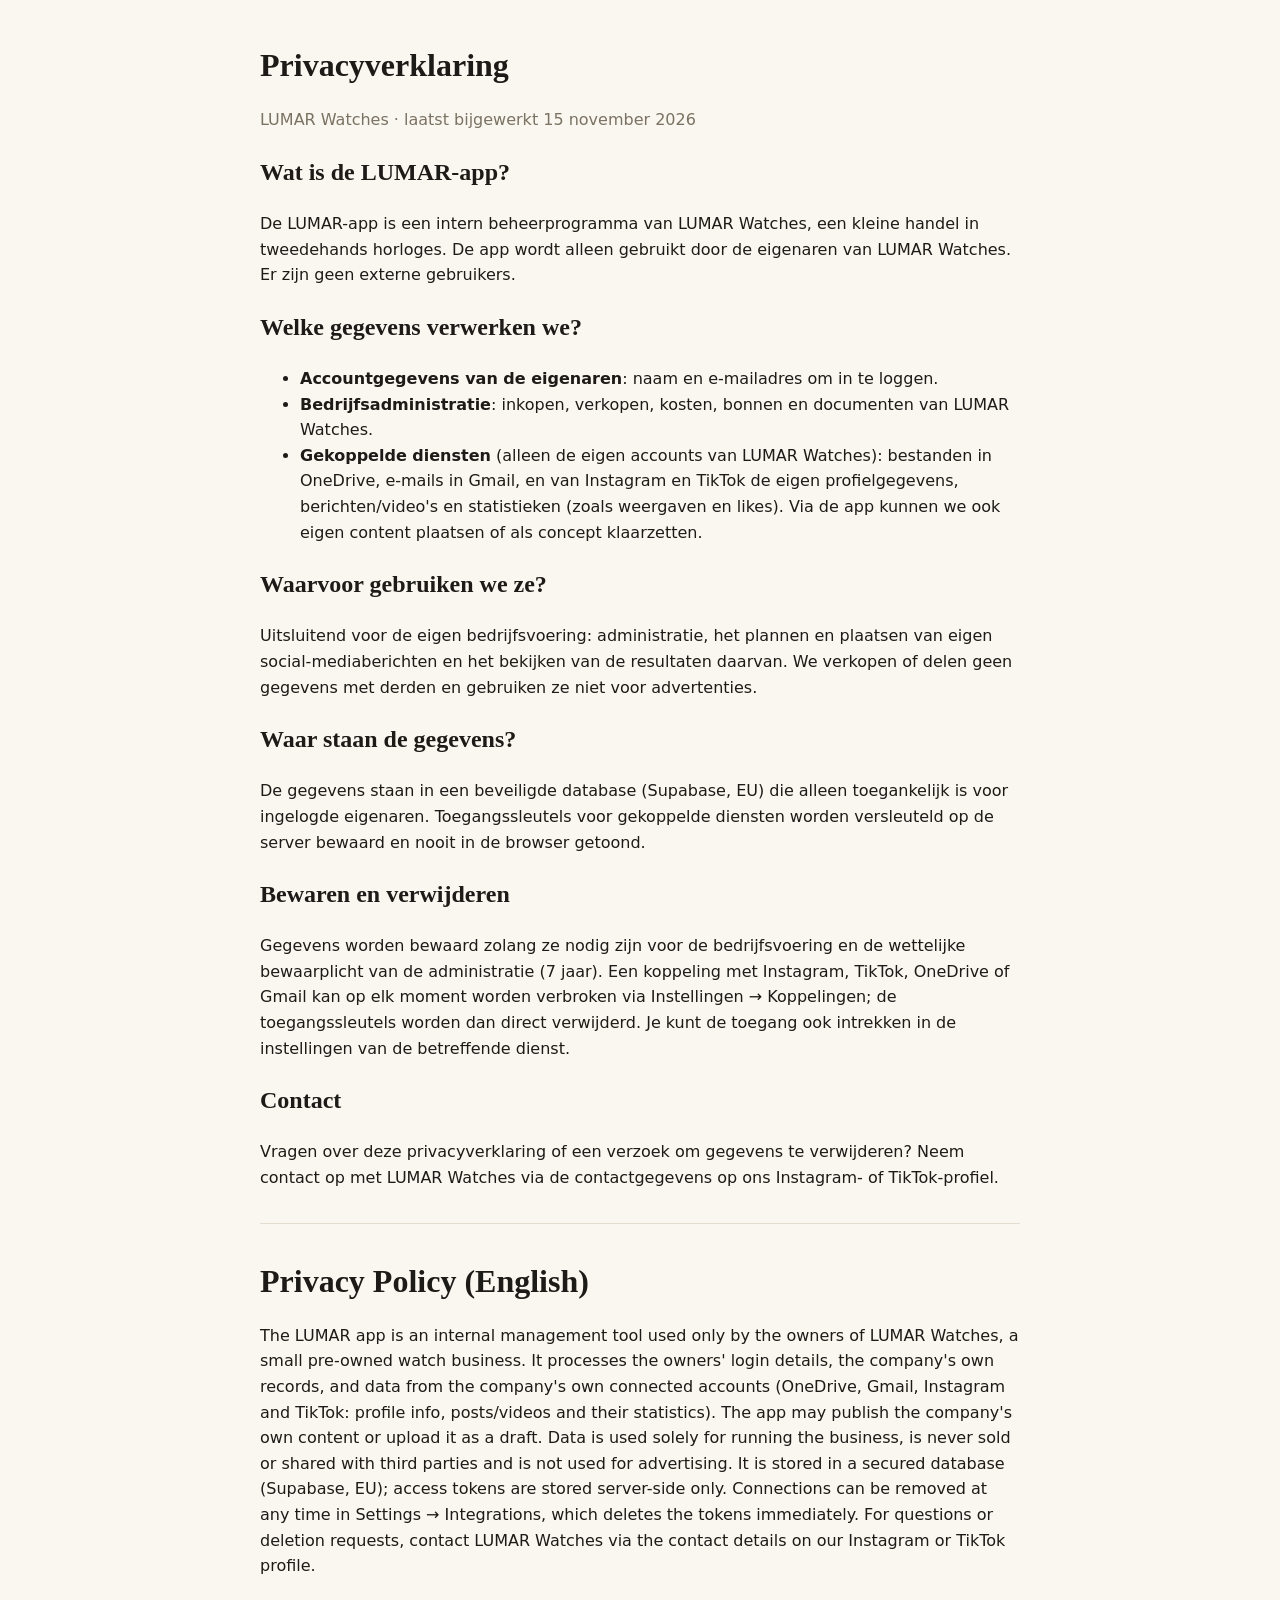
<file: privacy.html>
<!doctype html>
<html lang="nl"><head><meta charset="utf-8"><meta name="viewport" content="width=device-width,initial-scale=1">
<title>Privacyverklaring – LUMAR Watches</title>
<style>body{font:16px/1.6 system-ui,sans-serif;max-width:760px;margin:40px auto;padding:0 20px;color:#1d1b17;background:#faf7f1}h1,h2{font-family:Georgia,serif}h1{margin-bottom:0}.muted{color:#7a7262}hr{border:0;border-top:1px solid #e4ddcf;margin:32px 0}</style></head>
<body>
<h1>Privacyverklaring</h1><p class="muted">LUMAR Watches · laatst bijgewerkt 15 november 2026</p>

<h2>Wat is de LUMAR-app?</h2>
<p>De LUMAR-app is een intern beheerprogramma van LUMAR Watches, een kleine handel in tweedehands horloges. De app wordt alleen gebruikt door de eigenaren van LUMAR Watches. Er zijn geen externe gebruikers.</p>

<h2>Welke gegevens verwerken we?</h2>
<ul>
<li><b>Accountgegevens van de eigenaren</b>: naam en e-mailadres om in te loggen.</li>
<li><b>Bedrijfsadministratie</b>: inkopen, verkopen, kosten, bonnen en documenten van LUMAR Watches.</li>
<li><b>Gekoppelde diensten</b> (alleen de eigen accounts van LUMAR Watches): bestanden in OneDrive, e-mails in Gmail, en van Instagram en TikTok de eigen profielgegevens, berichten/video's en statistieken (zoals weergaven en likes). Via de app kunnen we ook eigen content plaatsen of als concept klaarzetten.</li>
</ul>

<h2>Waarvoor gebruiken we ze?</h2>
<p>Uitsluitend voor de eigen bedrijfsvoering: administratie, het plannen en plaatsen van eigen social-mediaberichten en het bekijken van de resultaten daarvan. We verkopen of delen geen gegevens met derden en gebruiken ze niet voor advertenties.</p>

<h2>Waar staan de gegevens?</h2>
<p>De gegevens staan in een beveiligde database (Supabase, EU) die alleen toegankelijk is voor ingelogde eigenaren. Toegangssleutels voor gekoppelde diensten worden versleuteld op de server bewaard en nooit in de browser getoond.</p>

<h2>Bewaren en verwijderen</h2>
<p>Gegevens worden bewaard zolang ze nodig zijn voor de bedrijfsvoering en de wettelijke bewaarplicht van de administratie (7 jaar). Een koppeling met Instagram, TikTok, OneDrive of Gmail kan op elk moment worden verbroken via Instellingen → Koppelingen; de toegangssleutels worden dan direct verwijderd. Je kunt de toegang ook intrekken in de instellingen van de betreffende dienst.</p>

<h2>Contact</h2>
<p>Vragen over deze privacyverklaring of een verzoek om gegevens te verwijderen? Neem contact op met LUMAR Watches via de contactgegevens op ons Instagram- of TikTok-profiel.</p>

<hr>
<h1>Privacy Policy (English)</h1>
<p>The LUMAR app is an internal management tool used only by the owners of LUMAR Watches, a small pre-owned watch business. It processes the owners' login details, the company's own records, and data from the company's own connected accounts (OneDrive, Gmail, Instagram and TikTok: profile info, posts/videos and their statistics). The app may publish the company's own content or upload it as a draft. Data is used solely for running the business, is never sold or shared with third parties and is not used for advertising. It is stored in a secured database (Supabase, EU); access tokens are stored server-side only. Connections can be removed at any time in Settings → Integrations, which deletes the tokens immediately. For questions or deletion requests, contact LUMAR Watches via the contact details on our Instagram or TikTok profile.</p>
</body></html>
</file>
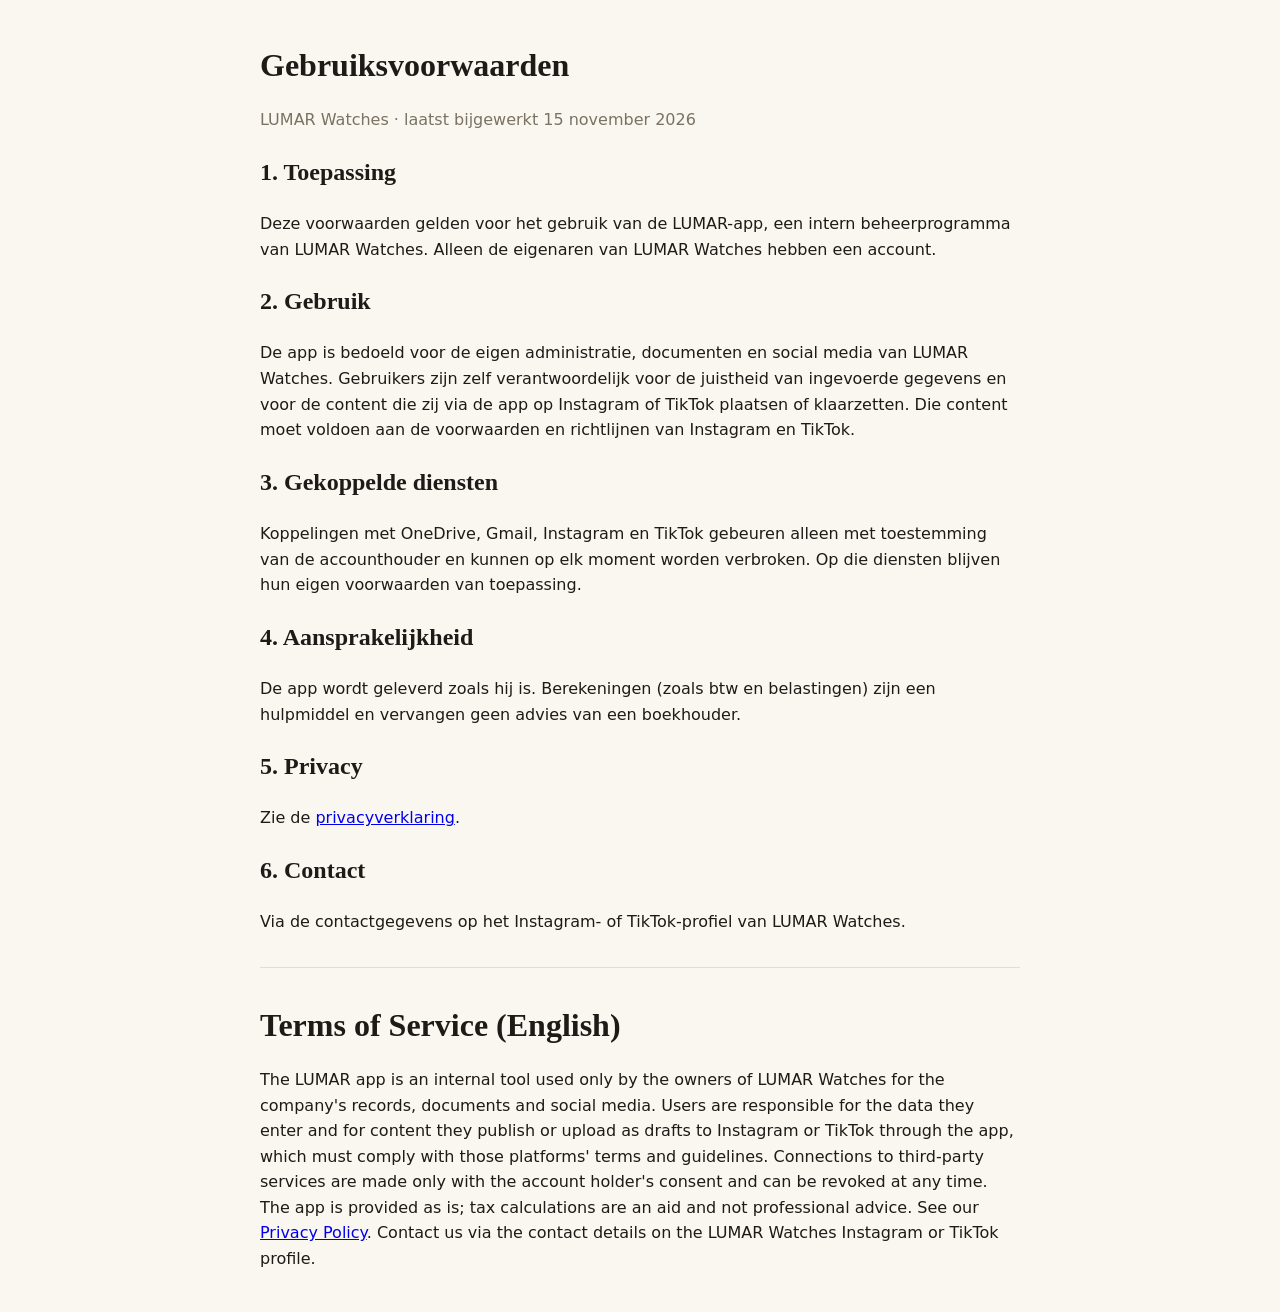
<file: terms.html>
<!doctype html>
<html lang="nl"><head><meta charset="utf-8"><meta name="viewport" content="width=device-width,initial-scale=1">
<title>Gebruiksvoorwaarden – LUMAR Watches</title>
<style>body{font:16px/1.6 system-ui,sans-serif;max-width:760px;margin:40px auto;padding:0 20px;color:#1d1b17;background:#faf7f1}h1,h2{font-family:Georgia,serif}h1{margin-bottom:0}.muted{color:#7a7262}hr{border:0;border-top:1px solid #e4ddcf;margin:32px 0}</style></head>
<body>
<h1>Gebruiksvoorwaarden</h1><p class="muted">LUMAR Watches · laatst bijgewerkt 15 november 2026</p>
<h2>1. Toepassing</h2>
<p>Deze voorwaarden gelden voor het gebruik van de LUMAR-app, een intern beheerprogramma van LUMAR Watches. Alleen de eigenaren van LUMAR Watches hebben een account.</p>
<h2>2. Gebruik</h2>
<p>De app is bedoeld voor de eigen administratie, documenten en social media van LUMAR Watches. Gebruikers zijn zelf verantwoordelijk voor de juistheid van ingevoerde gegevens en voor de content die zij via de app op Instagram of TikTok plaatsen of klaarzetten. Die content moet voldoen aan de voorwaarden en richtlijnen van Instagram en TikTok.</p>
<h2>3. Gekoppelde diensten</h2>
<p>Koppelingen met OneDrive, Gmail, Instagram en TikTok gebeuren alleen met toestemming van de accounthouder en kunnen op elk moment worden verbroken. Op die diensten blijven hun eigen voorwaarden van toepassing.</p>
<h2>4. Aansprakelijkheid</h2>
<p>De app wordt geleverd zoals hij is. Berekeningen (zoals btw en belastingen) zijn een hulpmiddel en vervangen geen advies van een boekhouder.</p>
<h2>5. Privacy</h2>
<p>Zie de <a href="privacy.html">privacyverklaring</a>.</p>
<h2>6. Contact</h2>
<p>Via de contactgegevens op het Instagram- of TikTok-profiel van LUMAR Watches.</p>
<hr>
<h1>Terms of Service (English)</h1>
<p>The LUMAR app is an internal tool used only by the owners of LUMAR Watches for the company's records, documents and social media. Users are responsible for the data they enter and for content they publish or upload as drafts to Instagram or TikTok through the app, which must comply with those platforms' terms and guidelines. Connections to third-party services are made only with the account holder's consent and can be revoked at any time. The app is provided as is; tax calculations are an aid and not professional advice. See our <a href="privacy.html">Privacy Policy</a>. Contact us via the contact details on the LUMAR Watches Instagram or TikTok profile.</p>
</body></html>
</file>
